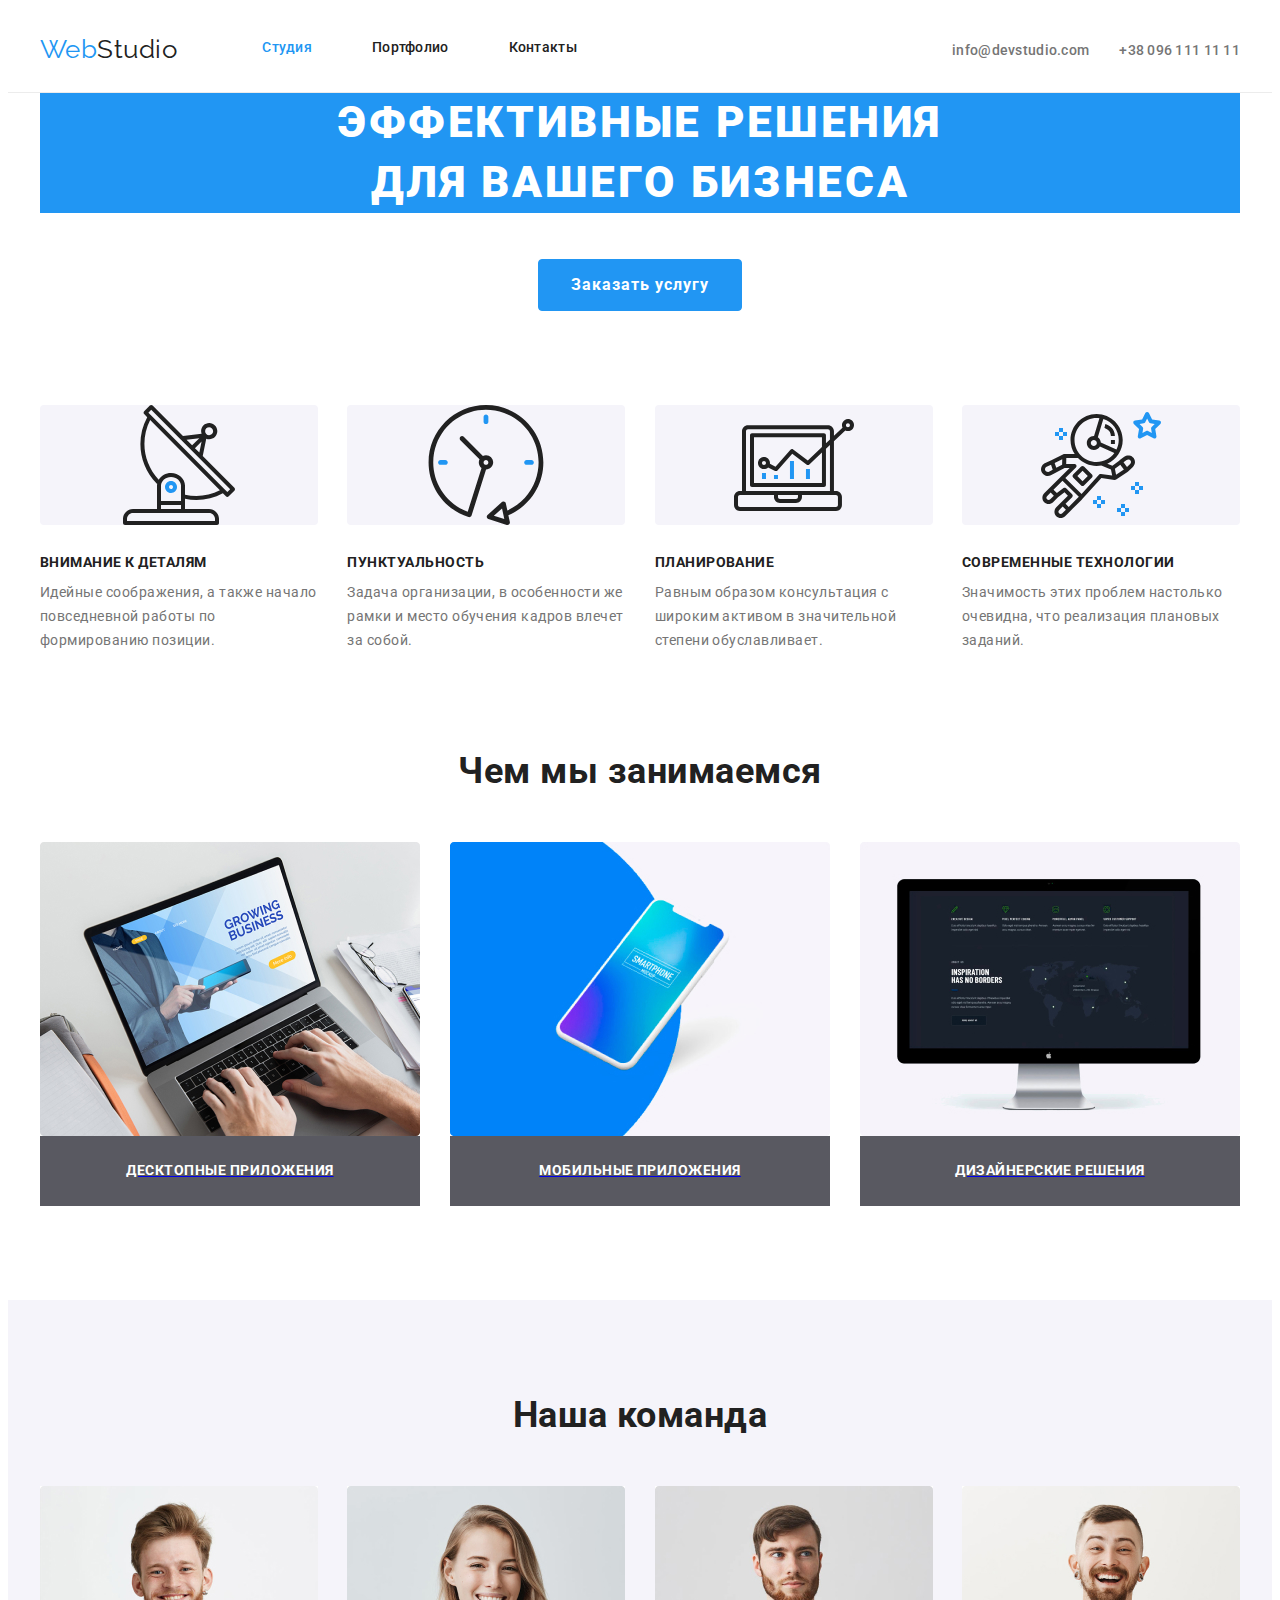
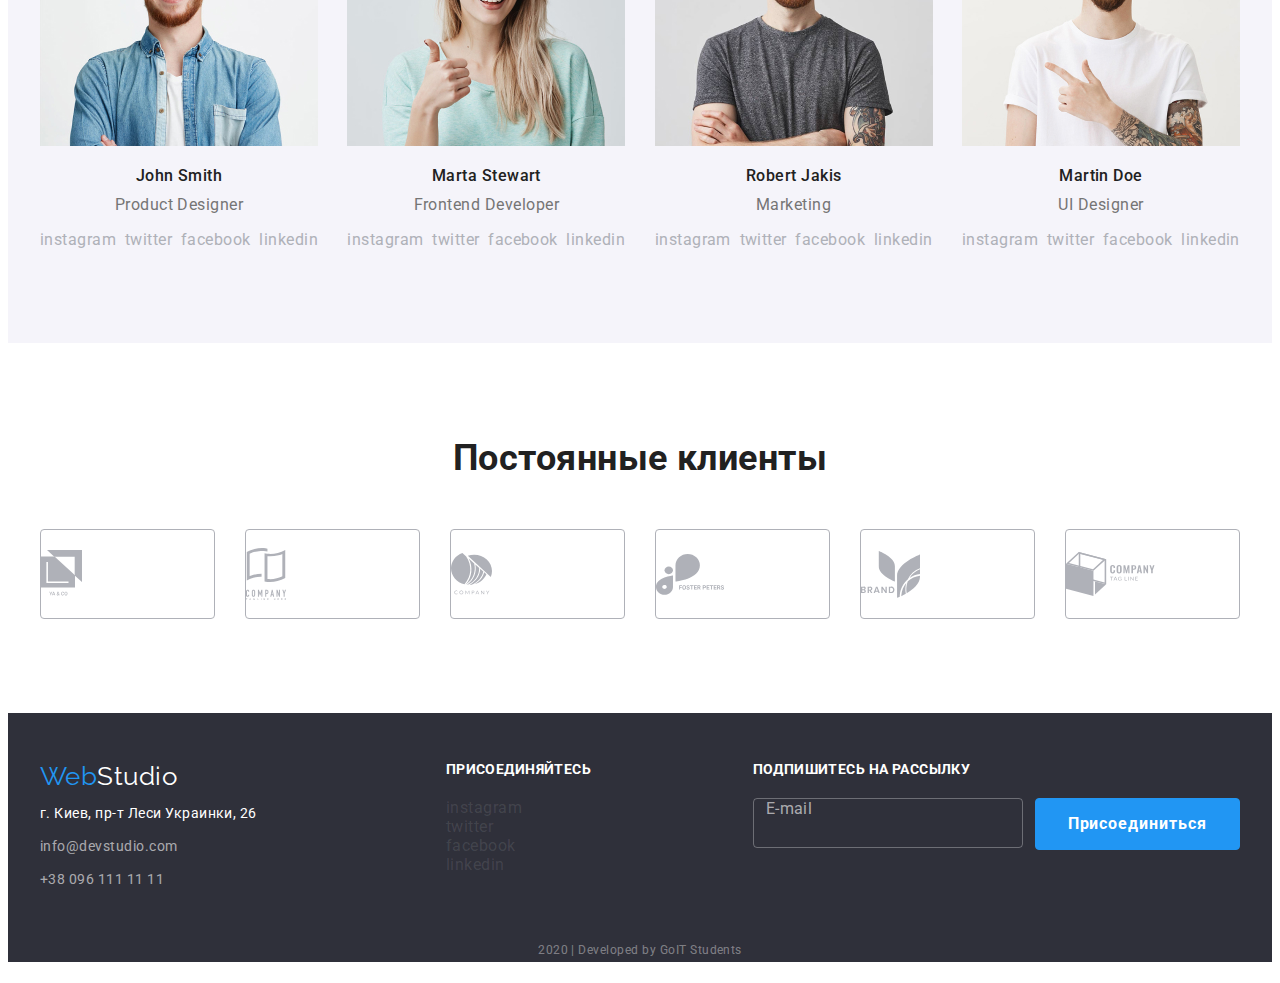
<file: index.html>
<!DOCTYPE html>
<html lang="ru">

<head>
    <meta charset="UTF-8">
    <meta name="viewport" content="width=device-width, initial-scale=1.0">
    <title>Web Studio</title>
    <link
        href="https://fonts.googleapis.com/css2?family=Raleway:wght@700&family=Roboto:wght@400;500;700;900&display=swap"
        rel="stylesheet">
    <link rel="stylesheet" href="./css/styles.css">
    <link rel="icon" href="./images/Web_Studio.svg">
</head>

<body>

    <!-- шапка -->

    <header class="page-header">
        <div class="container main-nav">
            <nav class="nav">
                <a href="/" class="logo"><span>Web</span>Studio</a>
                <ul class="site-nav list">
                    <li class="item"><a href="./index.html" class="link current">Студия</a></li>
                    <li class="item"><a href="./portfolio.html" class="link">Портфолио</a></li>
                    <li class="item"><a href="#" class="link">Контакты</a></li>
                </ul>
            </nav>
            <ul class="cont-nav list">
                <li class="item"><a href="mailto:info@devstudio.com" class="link">info@devstudio.com</a></li>
                <li class="item"><a href="tel:+380965566866" class="link">+38 096 111 11 11</a>
                </li>
            </ul>
        </div>
    </header>

    <main>

        <!-- герой -->

        <section class="hero">
            <div class="container">
                <h1 class="hero-title">эффективные решения <br> для вашего бизнеса</h1>
                <a href="#" class="button">Заказать услугу</a>
            </div>
        </section>

        <!-- преимущества -->

        <section class="section">
            <div class="container">
                <h2 class="section-title is-hidden">Наши приимущества</h2>
                <ul class="advantages-list">
                    <li class="advantages-elements">
                        <img src="./images/antenna.svg" alt="иконка антенны" class="img">
                        <h3 class="title">Внимание к деталям</h3>
                        <p>Идейные соображения, а также начало повседневной работы по формированию позиции.</p>
                    </li>
                    <li class="advantages-elements">
                        <img src="./images/clock.svg" alt="иконка часов" class="img">
                        <h3 class="title">Пунктуальность</h3>
                        <p>Задача организации, в особенности же рамки и место обучения кадров влечет за собой.</p>
                    </li>
                    <li class="advantages-elements">
                        <img src="./images/diagram.svg" alt="иконка диаграммы" class="img">
                        <h3 class="title">Планирование</h3>
                        <p>Равным образом консультация с широким активом в значительной степени обуславливает.</p>
                    </li>
                    <li class="advantages-elements">
                        <img src="./images/astronaut.svg" alt="иконка астронавта" class="img">
                        <h3 class="title">Современные технологии</h3>
                        <p>Значимость этих проблем настолько очевидна, что реализация плановых заданий.</p>
                    </li>
                </ul>
            </div>
        </section>

        <!-- занятость -->

        <section class="section">
            <div class="container-busyness">
                <h2 class="section-title">Чем мы занимаемся</h2>
                <ul class="list">
                    <li>
                        <a href="#"><img src="./images/desktop-app.jpg" alt="Десктопные приложения" class="img"
                                width="380">
                            <h3 class="title">Десктопные приложения</h3>
                        </a>
                    </li>
                    <li>
                        <a href="#"><img src="./images/mobile-app.jpg" alt="Мобильные приложения" class="img"
                                width="380">
                            <h3 class="title">Мобильные приложения</h3>
                        </a>
                    </li>
                    <li><a href="№"><img src="./images/design-decisions.jpg" alt="Дизайнерские решения" class="img"
                                width="380">
                            <h3 class="title">Дизайнерские решения</h3>
                        </a>
                    </li>
                </ul>
            </div>
        </section>

        <!-- команда разработчиков -->

        <section class="section developers">
            <div class="container">
                <h2 class="section-title">Наша команда </h2>
                <ul class="list">
                    <li>
                        <img src="./images/john-smith.jpg" alt="John Smith" class="img" width="278">
                        <h3 class="subject">John Smith</h3>
                        <p class="profession">Product Designer</p>
                        <ul class="list">
                            <li><a href="#" aria-label="ссылка на instagram" class="icon">instagram</a></li>
                            <li><a href="#" aria-label="ссылка на twitter" class="icon">twitter</a></li>
                            <li><a href="#" aria-label="ссылка на facebook" class="icon">facebook</a></li>
                            <li><a href="#" aria-label="ссылка на linkedin" class="icon">linkedin</a></li>
                        </ul>
                    </li>
                    <li>
                        <img src="./images/marta-stewart.jpg" alt="Marta Stewart" class="img" width="278">
                        <h3 class="subject">Marta Stewart</h3>
                        <p class="profession">Frontend Developer</p>
                        <ul class="list">
                            <li><a href="#" aria-label="ссылка на instagram" class="icon">instagram</a></li>
                            <li><a href="#" aria-label="ссылка на twitter" class="icon">twitter</a></li>
                            <li><a href="#" aria-label="ссылка на facebook" class="icon">facebook</a></li>
                            <li><a href="#" aria-label="ссылка на linkedin" class="icon">linkedin</a></li>
                        </ul class="list">
                    </li>
                    <li>
                        <img src="./images/robert-jakis.jpg" alt="Robert Jakis" class="img" width="278">
                        <h3 class="subject">Robert Jakis</h3>
                        <p class="profession">Marketing</p>
                        <ul class="list">
                            <li><a href="#" aria-label="ссылка на instagram" class="icon">instagram</a></li>
                            <li><a href="#" aria-label="ссылка на twitter" class="icon">twitter</a></li>
                            <li><a href="#" aria-label="ссылка на facebook" class="icon">facebook</a></li>
                            <li><a href="#" aria-label="ссылка на linkedin" class="icon">linkedin</a></li>
                        </ul>
                    </li>
                    <li>
                        <img src="./images/martin-doe.jpg" alt="Martin Doe" class="img" width="278">
                        <h3 class="subject">Martin Doe</h3>
                        <p class="profession">UI Designer</p>
                        <ul class="list">
                            <li><a href="#" aria-label="ссылка на instagram" class="icon">instagram</a></li>
                            <li><a href="#" aria-label="ссылка на twitter" class="icon">twitter</a></li>
                            <li><a href="#" aria-label="ссылка на facebook" class="icon">facebook</a></li>
                            <li><a href="#" aria-label="ссылка на linkedin" class="icon">linkedin</a></li>
                        </ul>
                    </li>
                </ul>
            </div>
        </section>

        <!-- наши клиенты -->

        <section class="section">
            <div class="container">
                <h2 class="section-title">Постоянные клиенты</h2>
                <ul class="list clietnts">
                    <li><a href="#"><img src="./images/logo-1.svg" alt="YA & CO" class="img"></a></li>
                    <li><a href="#"><img src="./images/logo-2.svg" alt="Company Tagline Here" class="img"></a></li>
                    <li><a href="#"><img src="./images/logo-3.svg" alt="Company" class="img"></a></li>
                    <li><a href="#"><img src="./images/logo-4.svg" alt="Foster Peters" class="img"></a></li>
                    <li><a href="#"><img src="./images/logo-5.svg" alt="Brand" class="img"></a></li>
                    <li><a href="#"><img src="./images/logo-6.svg" alt="Company TAG LINE" class="img"></a></li>
                </ul>
            </div>
        </section>

    </main>

    <footer>
        <div class="footer-container">
            <div class="address-information">
                <a href="/" class="logo"><span>Web</span>Studio</a>
                <address class="address">
                    <ul class="list">
                        <li class="address-elements">г. Киев, пр-т Леси Украинки, 26</li>
                        <li class="address-elements"><a href="mailto:info@devstudio.com"
                                class="contacts">info@devstudio.com</a></li>
                        <li class="address-elements"><a href="tel:+380965566866" class="contacts">+38 096 111 11 11</a>
                        </li>
                    </ul>
                </address>
            </div>
            <div class="connect">
                <b class="footer-title">присоединяйтесь</b>
                <ul class="list">
                    <li><a href="#" aria-label="ссылка на instagram" class="icon">instagram</a></li>
                    <li><a href="#" aria-label="ссылка на twitter" class="icon">twitter</a></li>
                    <li><a href="#" aria-label="ссылка на facebook" class="icon">facebook</a></li>
                    <li><a href="#" aria-label="ссылка на linkedin" class="icon">linkedin</a></li>
                </ul>
            </div>
            <div class="subscribe">
                <b class="footer-title">Подпишитесь на рассылку</b>
                <div class="e-mail">
                    <p class="e-color">E-mail</p>
                    <button class="button">Присоединиться</button>
                </div>
            </div>
        </div>
        <div>
            <p class="copiright-text">2020 | Developed by GoIT Students</p>
        </div>

    </footer>

</body>

</html>
</file>
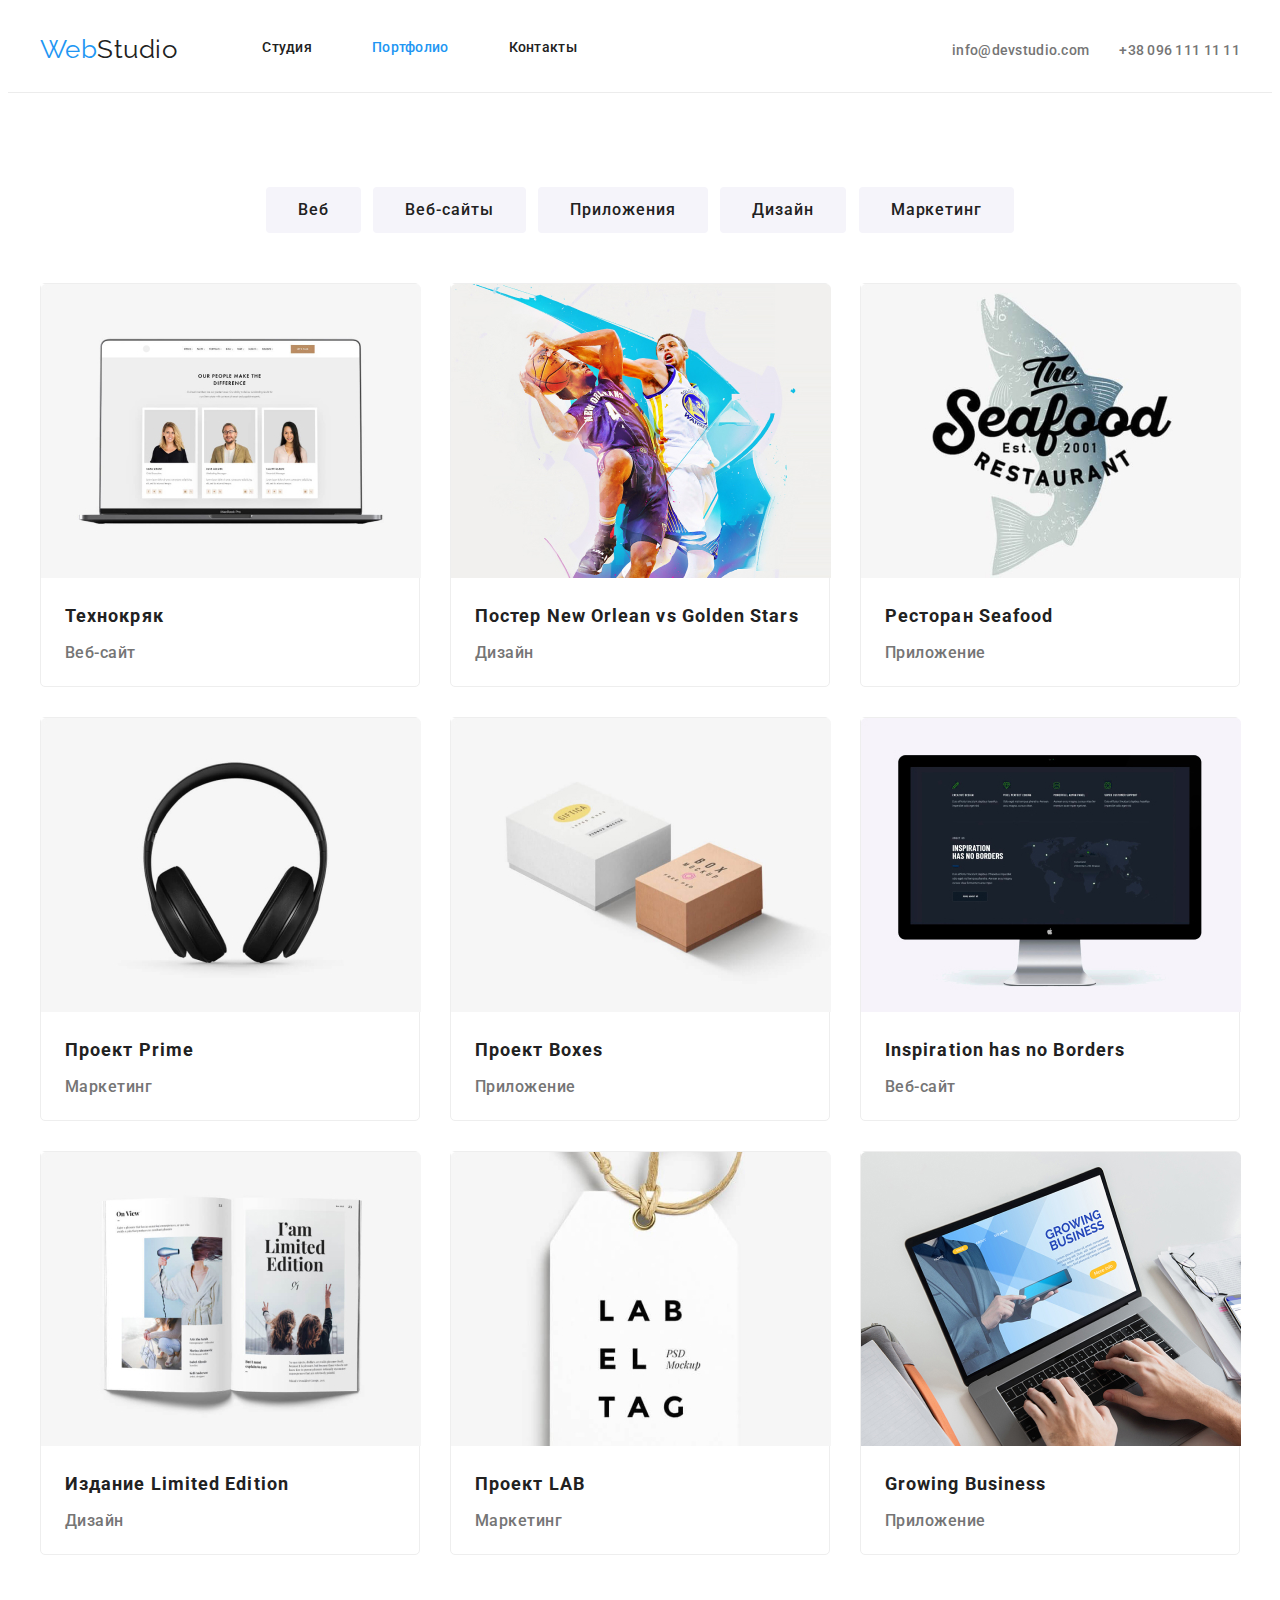
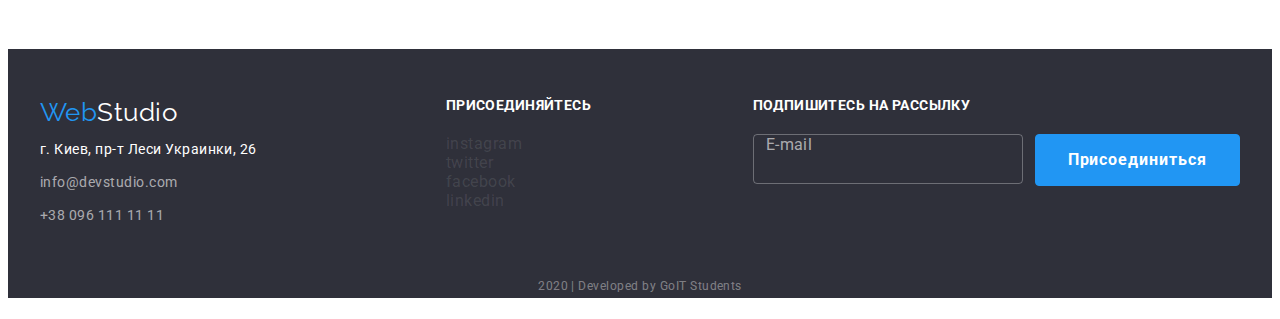
<file: portfolio.html>
<!DOCTYPE html>
<html lang="ru">

<head>
    <meta charset="UTF-8">
    <meta name="viewport" content="width=device-width, initial-scale=1.0">
    <title>Web Studio</title>
    <link
        href="https://fonts.googleapis.com/css2?family=Raleway:wght@700&family=Roboto:wght@400;500;700;900&display=swap"
        rel="stylesheet">
    <link rel="stylesheet" href="./css/styles.css">
    <link rel="icon" href="./images/Web_Studio.svg">
</head>

<body>

    <!-- шапка -->

    <header class="page-header">
        <div class="container main-nav">
            <nav class="nav">
                <a href="/" class="logo"><span>Web</span>Studio</a>
                <ul class="site-nav list">
                    <li class="item"><a href="./index.html" class="link">Студия</a></li>
                    <li class="item"><a href="./portfolio.html" class="link current">Портфолио</a></li>
                    <li class="item"><a href="#" class="link">Контакты</a></li>
                </ul>
            </nav>
            <ul class="cont-nav list">
                <li class="item"><a href="mailto:info@devstudio.com" class="link">info@devstudio.com</a></li>
                <li class="item"><a href="tel:+380965566866" class="link">+38 096 111 11 11</a>
                </li>
            </ul>
        </div>
    </header>
    <main>

        <!-- наши проекты (портфолио) -->

        <section class="section portfolio">
            <div class="container">
                <h1 class="title is-hidden">Портфолио</h1>
                <div class="selection">
                    <button class="button" type="button">Веб</button>
                    <button class="button" type="button">Веб-сайты</button>
                    <button class="button" type="button">Приложения</button>
                    <button class="button" type="button">Дизайн</button>
                    <button class="button" type="button">Маркетинг</button>
                </div>
                <ul class="portfolio-list">
                    <li class="portfolio-element">
                        <a href="#">
                            <img src="./images/technokryak.jpg" alt="" class="img" width="380" height="294">
                            <h2 class="portfolio-title">Технокряк</h2>
                            <p class="subject">Веб-сайт</p>
                            <p class="text-hover">Технокряк это современная площадка распространения
                                коронавируса.
                                Компании
                                используют эту
                                платформу для цифрового
                                шпионажа и атак на защищённые сервера конкурентов.</p>
                        </a>
                    </li>
                    <li class="portfolio-element">
                        <a href="#">
                            <img src="./images/poster-new-orlean-vs-golden-stars.jpg" alt="" class="img" width="380"
                                height="294">
                            <h2 class="portfolio-title">Постер New Orlean vs Golden Stars</h2>
                            <p class="subject">Дизайн</p>
                            <p class="text-hover">Lorem ipsum dolor sit amet consectetur adipisicing elit.
                                Accusantium
                                illum
                                debitis officiis
                                et, molestias voluptatem suscipit alias.</p>
                        </a>
                    </li>
                    <li class="portfolio-element"><a href="#">
                            <img src="./images/restaurant-sea-food.jpg" alt="" class="img" width="380" height="294">
                            <h2 class="portfolio-title">Ресторан Seafood</h2>
                            <p class="subject">Приложение</p>
                            <p class="text-hover">Lorem ipsum dolor sit amet consectetur adipisicing elit. Iste fugiat
                                consectetur
                                quae! Quia
                                praesentium perferendis sapiente fugiat?</p>
                        </a></li>
                    <li class="portfolio-element">
                        <a href="#">
                            <img src="./images/project-prime.jpg" alt="" class="img" width="380" height="294">
                            <h2 class="portfolio-title">Проект Prime</h2>
                            <p class="subject">Маркетинг</p>
                            <p class="text-hover">Lorem ipsum dolor sit amet consectetur, adipisicing elit. Hic minima
                                consequatur
                                sit
                                cupiditate aliquam quam iste quo.</p>
                        </a>
                    </li>
                    <li class="portfolio-element">
                        <a href="#">
                            <img src="./images/project-boxes.jpg" alt="" class="img" width="380" height="294">
                            <h2 class="portfolio-title">Проект Boxes</h2>
                            <p class="subject">Приложение</p>
                            <p class="text-hover">Lorem ipsum dolor sit amet consectetur adipisicing elit. Unde
                                repellendus
                                est
                                autem
                                voluptatum recusandae. Nam, animi odit!</p>
                        </a>
                    </li>
                    <li class="portfolio-element">
                        <a href="#">
                            <img src="./images/inspiration-has-no-borders.jpg" alt="" class="img" width="380"
                                height="294">
                            <h2 class="portfolio-title">Inspiration has no Borders</h2>
                            <p class="subject">Веб-сайт</p>
                            <p class="text-hover">Lorem ipsum dolor sit, amet consectetur adipisicing elit. Quas illum
                                itaque
                                obcaecati sequi
                                ipsam sit debitis reprehenderit?</p>
                        </a>
                    </li>
                    <li class="portfolio-element">
                        <a href="#">
                            <img src="./images/publication-limited-edition.jpg" alt="" class="img" width="380"
                                height="294">
                            <h2 class="portfolio-title">Издание Limited Edition</h2>
                            <p class="subject">Дизайн</p>
                            <p class="text-hover">Lorem ipsum dolor sit amet consectetur adipisicing elit. Tempora,
                                incidunt
                                dignissimos.
                                Recusandae, praesentium. Sit beatae voluptate libero.</p>
                        </a>
                    </li>
                    <li class="portfolio-element">
                        <a href="#">
                            <img src="./images/project-lab.jpg" alt="" class="img" width="380" height="294">
                            <h2 class="portfolio-title">Проект LAB</h2>
                            <p class="subject">Маркетинг</p>
                            <p class="text-hover">Lorem ipsum dolor sit amet consectetur adipisicing elit. Magnam
                                aliquam
                                itaque
                                error
                                molestiae in alias deserunt suscipit?.</p>
                        </a>
                    </li>
                    <li class="portfolio-element">
                        <a href="#">
                            <img src="./images/growing-business.jpg" alt="" class="img" width="380" height="294">
                            <h2 class="portfolio-title">Growing Business</h2>
                            <p class="subject">Приложение</p>
                            <p class="text-hover">Lorem ipsum dolor, sit amet consectetur adipisicing elit.
                                Aliquam
                                mollitia
                                aut
                                ratione totam,
                                omnis laudantium inventore corporis!.</p>
                        </a>
                    </li>
                </ul>
            </div>
        </section>
    </main>
    <footer>
        <div class="footer-container">
            <div class="address-information">
                <a href="/" class="logo"><span>Web</span>Studio</a>
                <address class="address">
                    <ul class="list">
                        <li class="address-elements">г. Киев, пр-т Леси Украинки, 26</li>
                        <li class="address-elements"><a href="mailto:info@devstudio.com"
                                class="contacts">info@devstudio.com</a></li>
                        <li class="address-elements"><a href="tel:+380965566866" class="contacts">+38 096 111 11 11</a>
                        </li>
                    </ul>
                </address>
            </div>
            <div class="connect">
                <b class="footer-title">присоединяйтесь</b>
                <ul class="list">
                    <li><a href="#" aria-label="ссылка на instagram" class="icon">instagram</a></li>
                    <li><a href="#" aria-label="ссылка на twitter" class="icon">twitter</a></li>
                    <li><a href="#" aria-label="ссылка на facebook" class="icon">facebook</a></li>
                    <li><a href="#" aria-label="ссылка на linkedin" class="icon">linkedin</a></li>
                </ul>
            </div>
            <div class="subscribe">
                <b class="footer-title">Подпишитесь на рассылку</b>
                <div class="e-mail">
                    <p class="e-color">E-mail</p>
                    <button class="button">Присоединиться</button>
                </div>
            </div>
        </div>
        <div>
            <p class="copiright-text">2020 | Developed by GoIT Students</p>
        </div>

    </footer>
</body>

</html>
</file>
<file: css/styles.css>
/* цвет основного текста #757575 */
/* вторичный цвет текста #212121 */
/* белый #ffffff */
/* цвет акцента #2196F3 */
/* цвет подложки в занятости rgba(47, 48, 58, 0.8) */
/* цвет логотипов #AFB1B8; */
/* цвет бекграунда под фото #F5F4FA; */
/* цвет футора #2F303A; */
/* цвет контактов в футоре rgba(255, 255, 255, 0.6); */
/* цвет иконок соцсетей в футоре rgba(255, 255, 255, 0.1); */
/* цвет надписи создателей сайта rgba(255, 255, 255, 0.4); */
/* цвет  рамки для ввода имейла rgba(255, 255, 255, 0.3); */
html {
  box-sizing: border-box;
}
*,
*::before,
*::after {
  box-sizing: inherit;}


:root {
    --primarli-text-color: #757575;
    --title-text-color: #212121;
    --accent-color: #2196F3;
    --primarly-white-color: #ffffff;
    --busyness-bg: rgba(47, 48, 58, 0.8);
    --logo-color: #AFB1B8;
    --back-graund-developers-color: #F5F4FA;
    --footer-color: #2F303A;
    --contacts-color: rgba(255, 255, 255, 0.6);
    --social-icon-color: rgba(255, 255, 255, 0.1);
    --developers-text-color: rgba(255, 255, 255, 0.4);
    --email-border-color: rgba(255, 255, 255, 0.3);

}

body {
    background-color: var(--primarly-white-color);
    color: var(--primarli-text-color);
    font-family: Roboto, sans-serif;
    letter-spacing: 0.03em;
}

/* Утиилиты */

.is-hidden {
  display: none;
}

.img {
    display: block;
}
.button {
   display: block; 
}

.container, .container-busyness{
    width: 1230px;
    padding-left: 15px;
    padding-right: 15px;
    box-sizing: border-box;
    margin-left: auto;
    margin-right: auto;
}


.container .list {
    display: flex;
    justify-content: space-between;
}

/* секция */   


.section .container{
    padding-top: 94px;
    padding-bottom: 94px;
    }

.section .section-title {
    margin-top: 0;
    margin-bottom: 50px;

    color: var(--title-text-color);
    font-weight: bold;
    font-size: 36px;
    line-height: 1.17;
    text-align: center;
}

.section .title {
    margin-top: 0;
    margin-bottom: 10px;

    color: var(--title-text-color);
    font-weight: bold;
    font-size: 14px;
    line-height: 1.14;
    text-transform: uppercase;
}
    


li {
    list-style: none;
}

ul {
    padding: 0;
    margin: 0;
    }

.logo {
    display: inline-block;
    color: var(--title-text-color);
    font-family: Raleway;
    font-size: 26px;
    line-height: 1.2;
    text-decoration: none;
}

.logo > span {
color: var(--accent-color);
}

footer .logo {
    color: var(--primarly-white-color);
}

/* хедер */
.page-header{
    border-bottom: 1px solid #ECECEC;
}

.main-nav, .nav {
    display: flex;
    align-items: center;
   }

/* site-nav */

.site-nav {
    display: flex;
    margin-left: 80px;
    }

.site-nav .item:not( :last-child) {
    margin-right: 50px;
}

.site-nav .link {
    display: block;
    padding: 32px 5px;
    border-bottom: 4px solid transparent;
    
    color: var(--title-text-color);
    font-weight: 500;
    font-size: 14px;
    line-height: 1.14;
    letter-spacing: 0.02em;
    text-decoration: none;
}
.site-nav .link:hover, 
.site-nav .link:focus
{
color: var(--accent-color);
border-bottom: 4px solid var(--accent-color);
}

.site-nav .link.current {
    color: var(--accent-color);
}

/* cont-nav */

.cont-nav{
    display: flex;
    margin-left: auto;
}

.cont-nav .item + .item{
    margin-left: 30px;
}
.cont-nav .link {
    color: var(--primarli-text-color);
    font-weight: 500;
    font-size: 14px;
    line-height: 1.14;
    letter-spacing: 0.02em;
    text-decoration: none; 
}
.cont-nav a:hover {
    color: var(--accent-color);
}


/* герой */

.hero {
    text-align: center;
}


.hero .hero-title{
    margin-top: 0;
    margin-bottom: 46px;

    color: var(--primarly-white-color);
    background-color: var(--accent-color);
    font-weight: 900;
    font-size: 44px;
    line-height: 1.36;
    text-align: center;
    letter-spacing: 0.06em;
    text-transform: uppercase;
}

.button {
    color: var(--primarly-white-color);
    background-color: var(--accent-color);
    border: 1px solid transparent;
    font-family: inherit; 
    font-weight: bold;
    font-size: 16px;
    line-height: 1.88;
    align-items: center;
    text-align: center;
    letter-spacing: 0.06em;
    text-decoration: none; 
    
    display: inline-block;
    padding: 10px 32px;
    border: 1px solid var(--accent-color);
    border-radius: 4px;
}

.button:hover,
.button:focus {
    color: var(--accent-color);
    background-color: var(--primarly-white-color);
    border: 1px solid var(--accent-color);
    
}



/* список преимуществ */

.advantages-list {
    display: flex;
    justify-content: space-between; 
    
}
.advantages-elements {
    width: 278px;
    height: 251px; 
   }

.container .section-title {
    margin-bottom: 50px;
}
 
.advantages-list p {
    margin-top: 0;
    margin-bottom: 0;

    font-size: 14px;
    line-height: 1.71;
}

.advantages-list .img{
    margin-bottom: 30px;
    background-color: var(--back-graund-developers-color);
    border-radius: 4px;
    width: 278px;
    height: 120px;
    }

.advantages-list .images:hover {
    background-color: var(--accent-color);
    width: 278px;
    height: 120px;
}

/* чем мы занимаемся*/


.section .container-busyness{
    padding-top: 0;
    padding-bottom: 94px;
    }

.container-busyness .list {
    display: flex;
    justify-content: space-between;
}

.list .title {
    margin-top: 0;
    margin-bottom: 0;
    padding-top: 27px;
    padding-bottom: 27px;

    color:  var(--primarly-white-color);
    background-color: rgba(47, 48, 58, 0.8);
    font-weight: bold;
    font-size: 14px;
    line-height: 1.14;
    text-align: center;
    text-transform: uppercase;
}

/* разработчики */

.developers {
    background-color: var(--back-graund-developers-color);
}

.developers .img{
    margin-bottom: 20px;
}

.section .subject {
    margin-top: 0;
    margin-bottom: 10px;

    color: var(--title-text-color);
    font-weight: 500;
    font-size: 16px;
    line-height: 1.19;
    text-align: center;
}

.profession {
    margin-top: 0;
    margin-bottom: 16px;

    font-size: 16px;
    line-height: 1.19;
    text-align: center;
}

section .icon {
    color: var(--logo-color);
    text-decoration: none; 
    }
.icon:hover {
    color: var(--accent-color);
}

/* наши клиенты */

.clietnts li {
    width: 175px;
    height: 90px;
    border: 1px solid var(--logo-color);
    border-radius: 4px;
    align-content: center;
}

.clietnts li:hover {
    border: 1px solid var(--accent-color);
}








/* футор */

footer {
    background-color: var(--footer-color);
 }

.footer-container {
    display: flex;
    width: 1230px;
    padding-left: 15px;
    padding-right: 15px;
    padding-top: 48px;
    padding-bottom: 28px;
    box-sizing: border-box;
    margin-left: auto;
    margin-right: auto;
  
}

.address-information{
    width: 410px;
}

.address {
    color: var(--primarly-white-color);
    font-style: inherit;
    font-size: 14px;
    line-height: 1.71;
    text-decoration: none; 
}

.address-information .logo {
    margin-bottom: 10px;
}

.address-elements:not(:last-child) {
    margin-bottom: 9px;
}



.contacts {
    color: var(--contacts-color);
    font-size: 14px;
    line-height: 1.71;
    text-decoration: none
}

.contacts:hover {
    color: var(--accent-color);
}

.connect{
    width: 310px;
}


.e-mail {
   display: flex;
   margin-right: auto;
}

.e-color{
    margin: 0;
    margin-right: 12px;
    padding-left: 12px;
    width: 270px; 
    height: 50px;
    
    color: var(--contacts-color);
    border: 1px solid var(--email-border-color);
    border-radius: 4px;
}


.footer-container .footer-title {
    
    
    color: var(--primarly-white-color);
    font-weight: bold;
    font-size: 14px;
    line-height: 1.17;
    letter-spacing: 0.03em;
    text-transform: uppercase;  
}

.footer-title {
    display: block;
    margin-bottom: 21px;
}

footer .icon {
    color: var(--social-icon-color);
    text-decoration: none;
    }

footer .copiright-text {
    margin-top: 18px;
    margin-bottom: 21px;

    color: var(--developers-text-color);
    font-size: 12px;
    line-height: 2;
    text-align: center;
}



/* страница портфолио */

.portfolio .title {
    margin-top: 0;
    margin-bottom: 0;
    text-align: center; 
}
.portfolio .button {
    color: var(--title-text-color);
    background-color: var(--back-graund-developers-color);
    font-weight: 500;
    font-size: 16px;
    line-height: 1.62;
    border: transparent;
}

.portfolio .button:not(:last-child) {
    margin-right: 8px;
}


.portfolio .button:hover,
.portfolio .button:focus {
    color: var(--primarly-white-color);
    background-color:var(--accent-color);
    box-shadow: 0px 2px 2px rgba(0, 0, 0, 0.12), 0px 1px 2px rgba(0, 0, 0, 0.08), 0px 3px 1px rgba(0, 0, 0, 0.1);
}

.selection {
    margin-bottom: 50px;
    text-align: center; 
   }


.portfolio-list a {
    text-decoration: none;
}



.portfolio-element:hover,
.portfolio-element:focus {
box-shadow: 1px 4px 6px rgba(0, 0, 0, 0.16), 0px 4px 4px rgba(0, 0, 0, 0.06), 0px 1px 1px rgba(0, 0, 0, 0.12);

}

.text-hover {
    display: block;
    background-color: rgba(33, 150, 243, 0.9);
    /* width: 380px;
    height: 294px; */
}



.portfolio-list {
    display: flex;
    flex-wrap: wrap;
}

.portfolio-element {
    display: inline-block;
    width: calc((100% - 60px) / 3);
    /* width: 380px; */
    height: 404px;
    border: 1px solid #EEEEEE;
    border-radius: 5px;
    margin-right: 30px;
    margin-bottom: 30px;
}

.portfolio-element:nth-child(3n) {
    margin-right: 0;
}
.portfolio-element:nth-last-child(-n + 3) {
    margin-bottom: 0;
}

.portfolio-list .img {
    margin-bottom: 20px;
}

.portfolio-title {
    margin-top: 0;
    margin-bottom: 4px;
    margin-left: 24px;

    color: var(--title-text-color);
    font-weight: bold;
    font-size: 18px;
    line-height: 2;
    letter-spacing: 0.06em;
    }

.portfolio .subject {
    margin-top: 0;
    margin-bottom: 20px;
    margin-left: 24px;

    color: var(--primarli-text-color);
    font-size: 16px;
    line-height: 1.87;
    text-align: left
}
    
.portfolio .text-hover {
    display: none;
    margin: 63px 24px;
 
    color: var(--title-text-color);
    font-size: 18px;
    line-height: 1.56;
}

.portfolio .text-hover:hover {
    color: var(--primarly-white-color);
    background-color: var(--accent-color);
}
</file>
